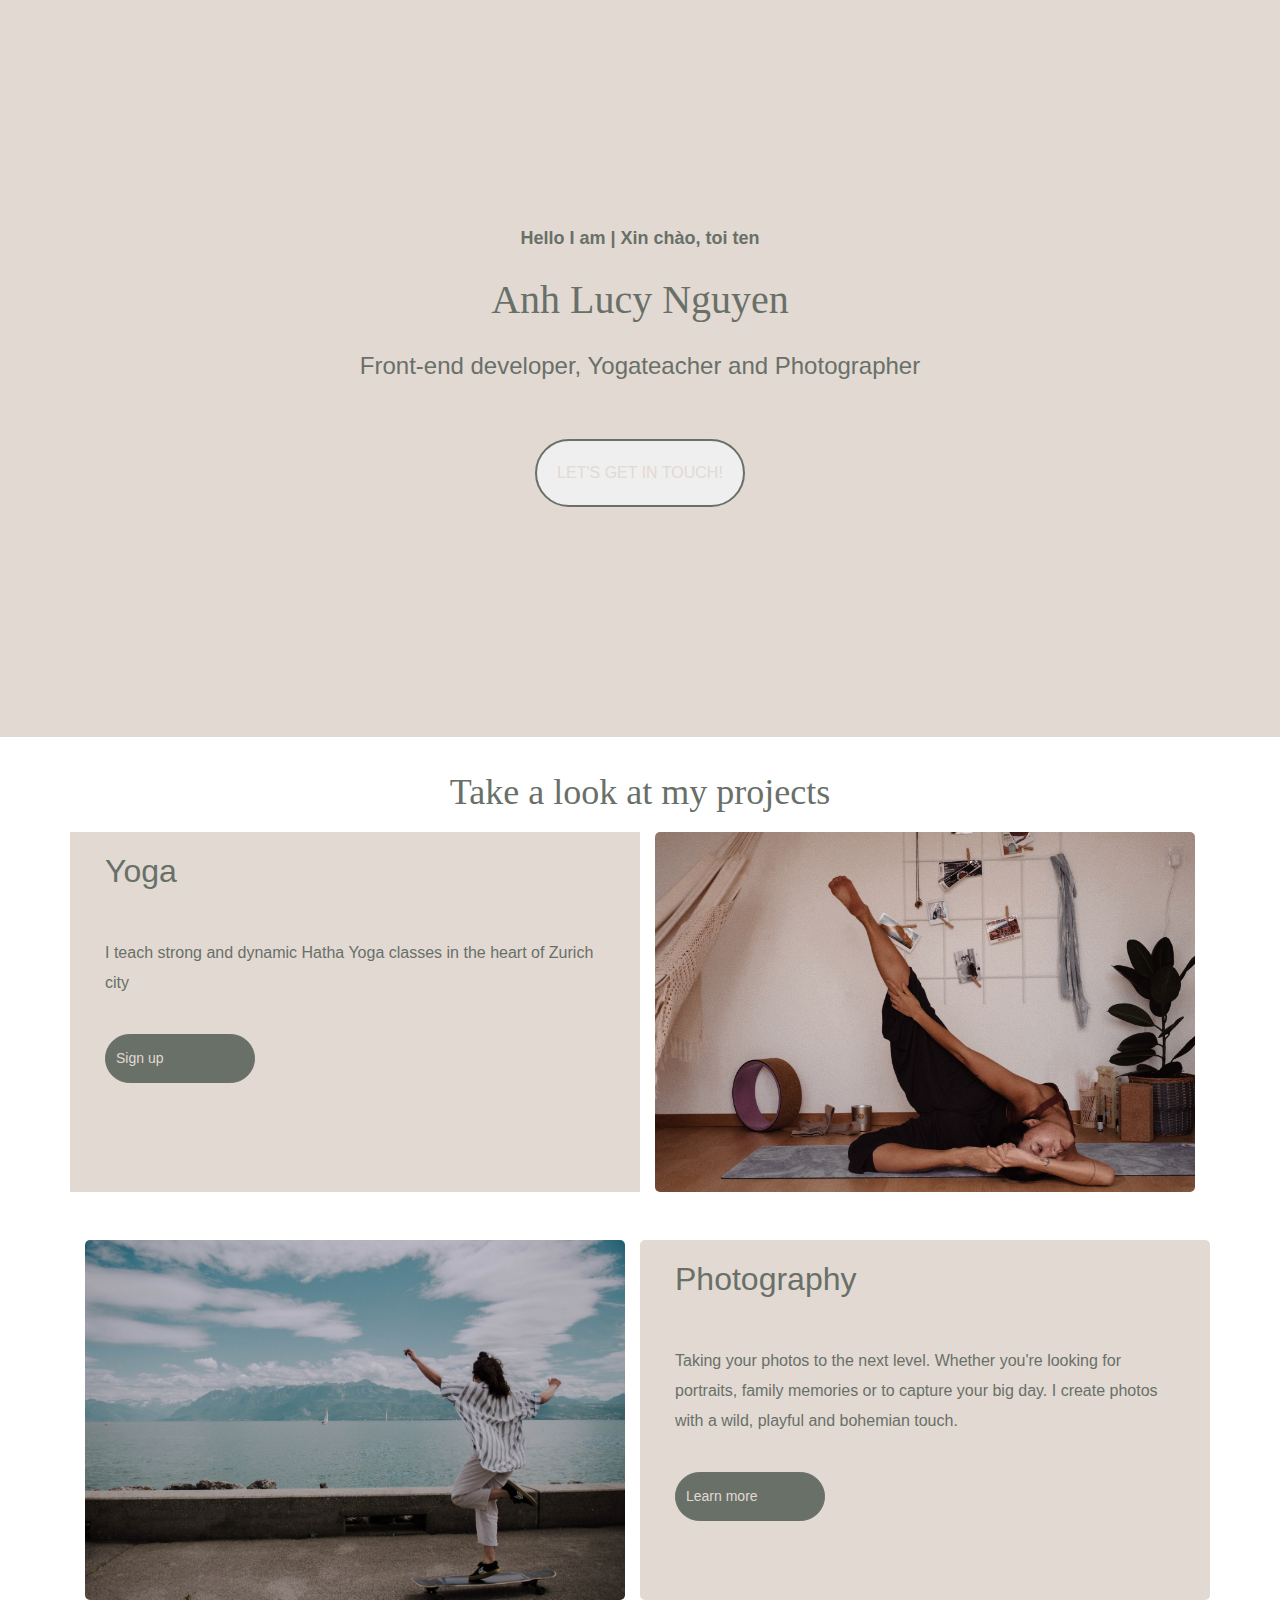
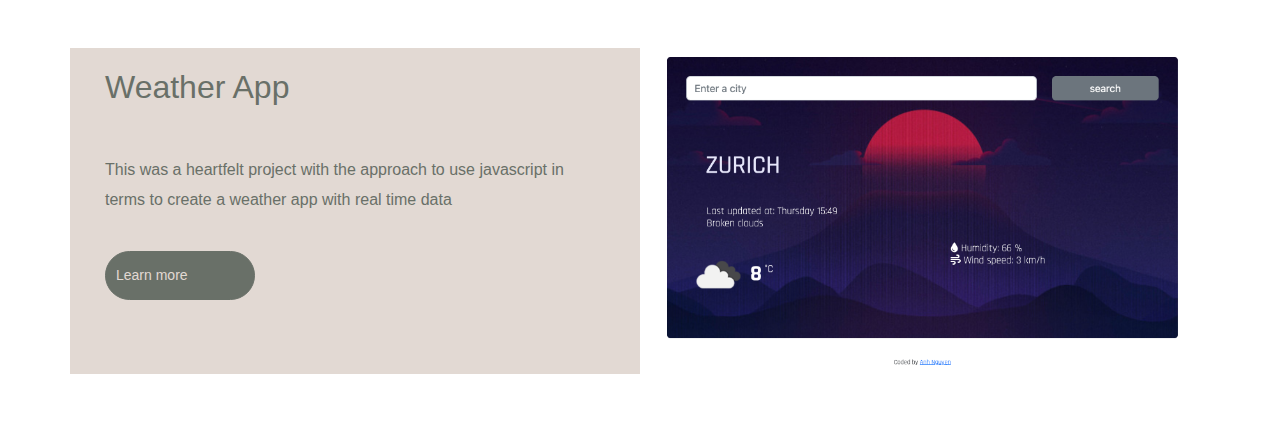
<file: portfolio.html>
<!DOCTYPE html>
<html lang="en">
  <head>
    <meta charset="UTF-8" />
    <meta name="viewport" content="width=device-width, initial-scale=1.0" />
    <link rel="stylesheet" href="src/portfolio.css" />
    <link
      rel="stylesheet"
      href="https://cdn.jsdelivr.net/npm/bootstrap@4.3.1/dist/css/bootstrap.min.css"
      integrity="sha384-ggOyR0iXCbMQv3Xipma34MD+dH/1fQ784/j6cY/iJTQUOhcWr7x9JvoRxT2MZw1T"
      crossorigin="anonymous"
    />
    <script
      src="https://code.jquery.com/jquery-3.3.1.slim.min.js"
      integrity="sha384-q8i/X+965DzO0rT7abK41JStQIAqVgRVzpbzo5smXKp4YfRvH+8abtTE1Pi6jizo"
      crossorigin="anonymous"
    ></script>
    <script
      src="https://cdn.jsdelivr.net/npm/popper.js@1.14.7/dist/umd/popper.min.js"
      integrity="sha384-UO2eT0CpHqdSJQ6hJty5KVphtPhzWj9WO1clHTMGa3JDZwrnQq4sF86dIHNDz0W1"
      crossorigin="anonymous"
    ></script>
    <script
      src="https://cdn.jsdelivr.net/npm/bootstrap@4.3.1/dist/js/bootstrap.min.js"
      integrity="sha384-JjSmVgyd0p3pXB1rRibZUAYoIIy6OrQ6VrjIEaFf/nJGzIxFDsf4x0xIM+B07jRM"
      crossorigin="anonymous"
    ></script>
    <title>Anh Nguyen Portfolio</title>
  </head>
  <body>
    <div class="hero">
      <p>Hello I am | Xin chào, toi ten</p>
      <h1>Anh Lucy Nguyen</h1>
      <h2>Front-end developer, Yogateacher and Photographer</h2>
      <button class="button-hero">
        <a href="mailto:thuyanh@thynh.net">Let's get in touch!</a>
      </button>
    </div>
    <p class="project-title">Take a look at my projects</p>
    <div class="container">
      <div class="row mb-5">
        <div class="yoga-project col ">
          <h2>Yoga</h2>
          <p>
            I teach strong and dynamic Hatha Yoga classes in the heart of Zurich
            city
          </p>
          <a class="projects" href="https://yogachezanh.schedulista.com"
            >Sign up</a
          >
        </div>
        <div class="col d-none d-lg-block">
          <a href="https://yogachezanh.schedulista.com">
            <img class="yoga img-fluid" src="img/yoga.JPG" />
          </a>
        </div>
      </div>
    </div>
    <div class="container">
      <div class="row mb-5">
        <div class="col d-none d-lg-block">
          <a href="https://www.instagram.com/chezanh/">
            <img class="lgc img-fluid" src="img/LGC-2.jpg" />
          </a>
        </div>
        <div class="photography col">
          <h2>Photography</h2>
          <p>
      Taking your photos to the next level. Whether you're looking for portraits, family memories or to capture your big day.
      I create photos with a wild, playful and bohemian touch.
          </p>
            <a class="projects" href="https://www.instagram.com/chezanh/"
              >Learn more</a
            >
          </button>
        </div>
      </div>
    </div>
    <div class="container">
      <div class="row mb-5">
        <div class="weather-app col">
          <h2 class="third-title">Weather App</h2>
          <p>
            This was a heartfelt project with the approach to use javascript in
            terms to create a weather app with real time data
          </p>
          <a
            class="projects"
            href="https://incandescent-peony-aff3ca.netlify.app/"
          >
            Learn more
          </a>
        </div>
        <div class="col d-none d-lg-block">
          <a href="https://incandescent-peony-aff3ca.netlify.app/">
            <img class="weather img-fluid" src="img/weather.png" />
          </a>
        </div>
      </div>
    </div>
  </body>
</html>
</file>
<file: src/portfolio.css>
:root {
  --primary-color: #e2d9d3;
  --secondary-color: #697068;
  --third-color: #e3f6f5;
  --fourth-color: #bae8e8;
  --primary-font: "Didot";
  --secondary-font: Helvetica, sans-serif;
  --primary-positioning: center;
}

.navbar-brand {
  color: var(--fourth-color) !important;
}
.hero {
  background-color: var(--primary-color);
  text-align: center;
  padding: 200px 20px;
}

.hero h1 {
  font-family: var(--primary-font);
  color: var(--secondary-color);
}

.hero p {
  font-family: var(--secondary-font);
  font-size: 18px;
  font-weight: bold;
  color: var(--secondary-color);
  line-height: 2;
  margin: 0;
}

.hero h2 {
  font-family: var(--secondary-font);
  font-weight: lighter;
  font-size: 24px;
  color: var(--secondary-color);
}

.button-hero {
  border: 2px solid var(--secondary-color) !important;
  color: var(--secondary-color) !important;
  font-weight: 500;
  text-transform: uppercase;
  text-decoration: none;
  margin: 30px !important;
  padding: 20px 20px !important;
  border: none;
  border-radius: 60px !important;
}

a:link {
  color: var(--primary-color) !important;
}

a:hover {
  color: var(--fourth-color) !important;
  text-decoration: none !important;
}
a:visited {
  color: grey !important;
}
.project-title {
  text-align: center;
  font-family: var(--primary-font);
  font-size: 36px;
  margin: 20px 10px 5px 10px;
}

p {
  font-size: 16px;
  font-weight: normal;
  padding-bottom: 20px;
  line-height: 30px;
  color: var(--secondary-color);
  padding: 20px 20px;
}

h2 {
  font-size: 36px;
  margin-top: 20px;
  padding-top: 10px;
  line-height: 7;
  color: var(--secondary-color);
  padding: 20px 20px;
}

.projects {
  display: inline-block;
  text-decoration: none;
  font-size: 14px;
  line-height: 27px;
  padding: 10px 10px;
  margin-bottom: 50px;
  margin-left: 20px;
  border-radius: 5px;
  border: 1px solid var(--secondary-color);
  background-color: var(--secondary-color);
  color: var(--primary-color) !important;
  transition: background 0.3s;
  border-radius: 60px;
  width: 150px;
}

.weather {
  max-width: 100%;
  height: auto;
  display: block;
}

.weather-app {
  background-color: var(--primary-color);
  padding: 120px 60px auto;
}

.photography {
  background-color: var(--primary-color);
  padding: 10px 10px auto;
  border-radius: 5px;
}

.lgc {
  max-width: 100%;
  height: auto;
  display: block;
  border-radius: 5px;
}

.yoga {
  max-width: 100%;
  height: auto;
  display: block;
  border-radius: 5px;
}

.yoga-project {
  background-color: var(--primary-color);
  padding: 120px 60px auto;
}

img {
  border-radius: 5px;
}

@media (max-width: 960px) {
  .project-title {
    padding: 0;
    text-align: center;
  }
}

@media (max-width: 900px) {
  h1 {
    font-size: 60px;
  }
  h2 {
    font-size: 44px;
  }

  .project-title {
    padding: 0;
    text-align: center;
  }
}

.navbar-brand {
  color: black !important;
  text-transform: uppercase;
}

.footer {
  font-family: var(--secondary-font);
  text-align: center;
}

.end {
  display: block;
  margin-top: 20px;
  font-size: 12px;
  color: var(--secondary-color);
}

.fa-brands {
  color: var(--secondary-color);
}

.social-link {
  display: block; /* Ensures the icons are on a new line */
  text-align: center; /* Centers the icons horizontally */
  margin-top: 10px; /* Optional: Adds space between the email and icons */
  margin-bottom: 20px;
  font-size: larger;
}

.social-link a {
  display: inline-block; /* Ensures they don't collapse */
  margin: 10px; /* Adds space between icons */
}

.email-link {
  text-align: center;
}

.opensource {
  margin-top: 0px;
  font-size: 12px;
  font-family: var(--secondary-font);
}
</file>
